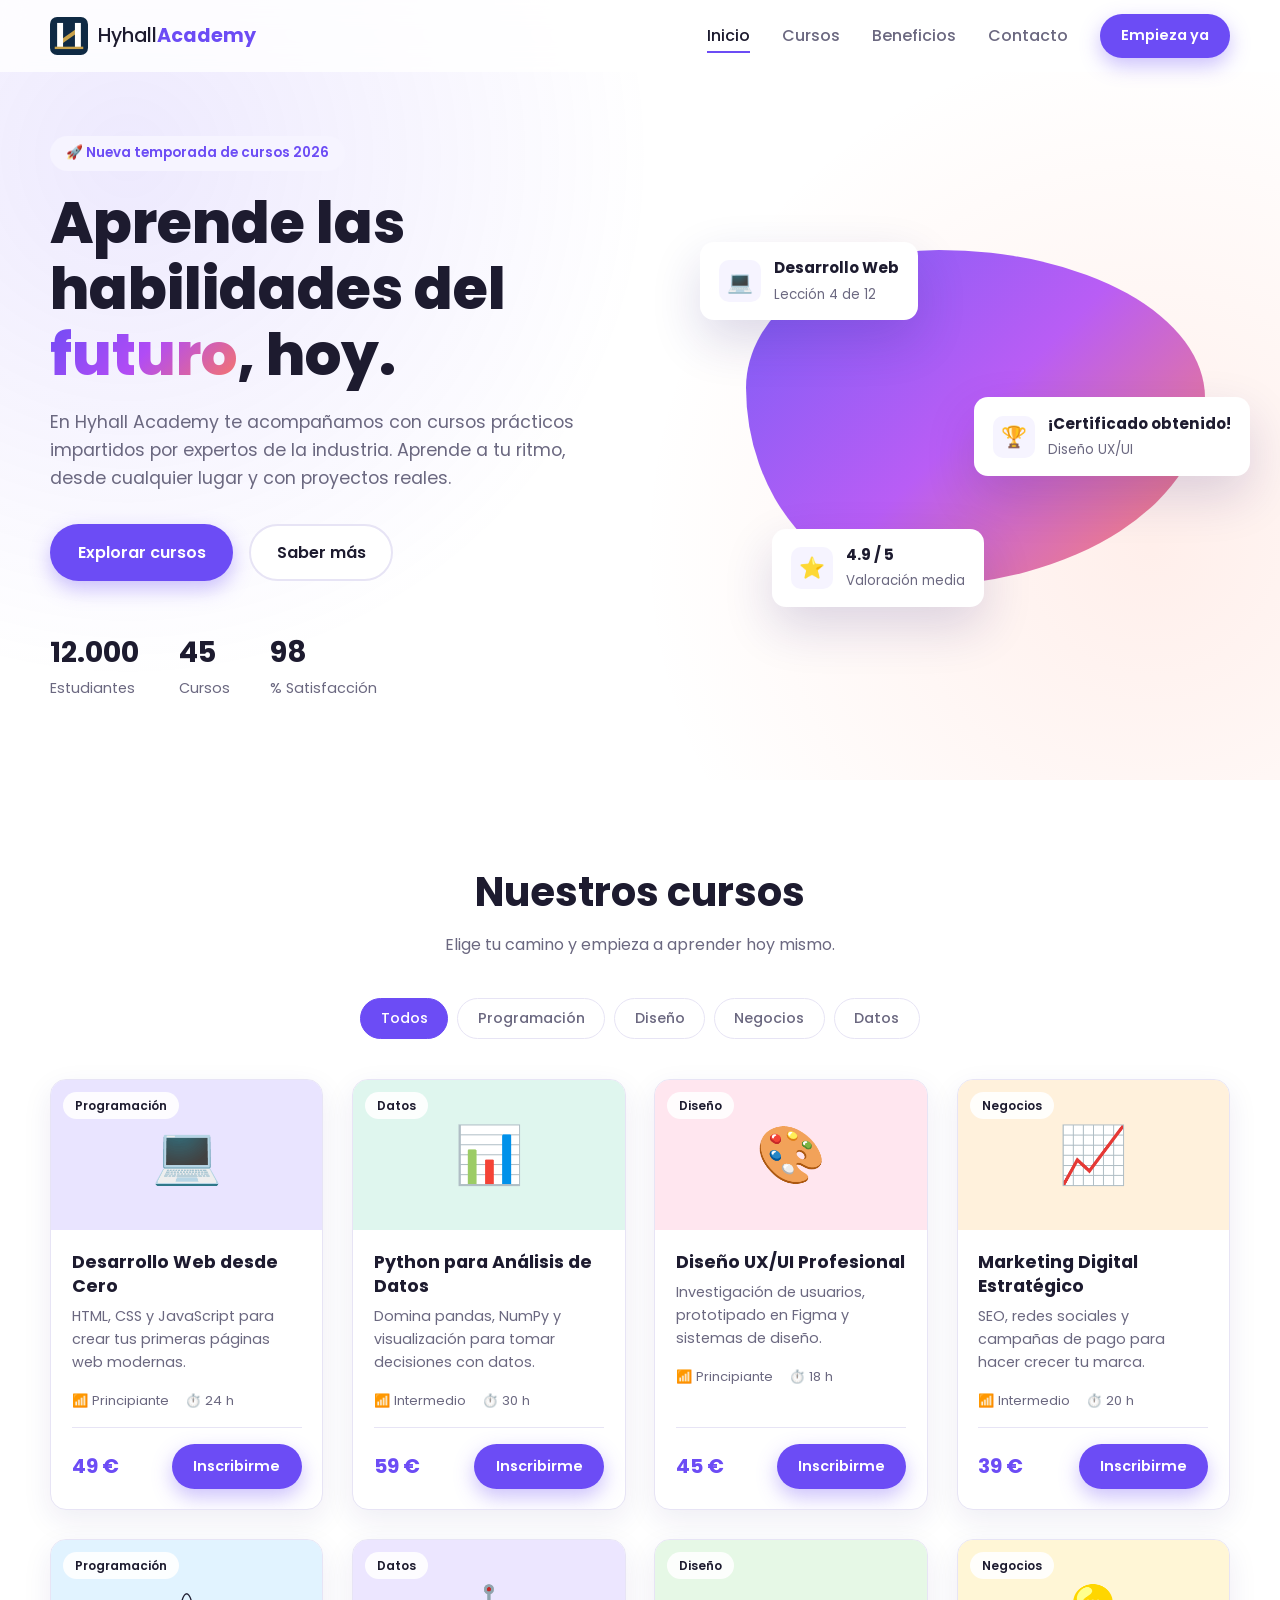
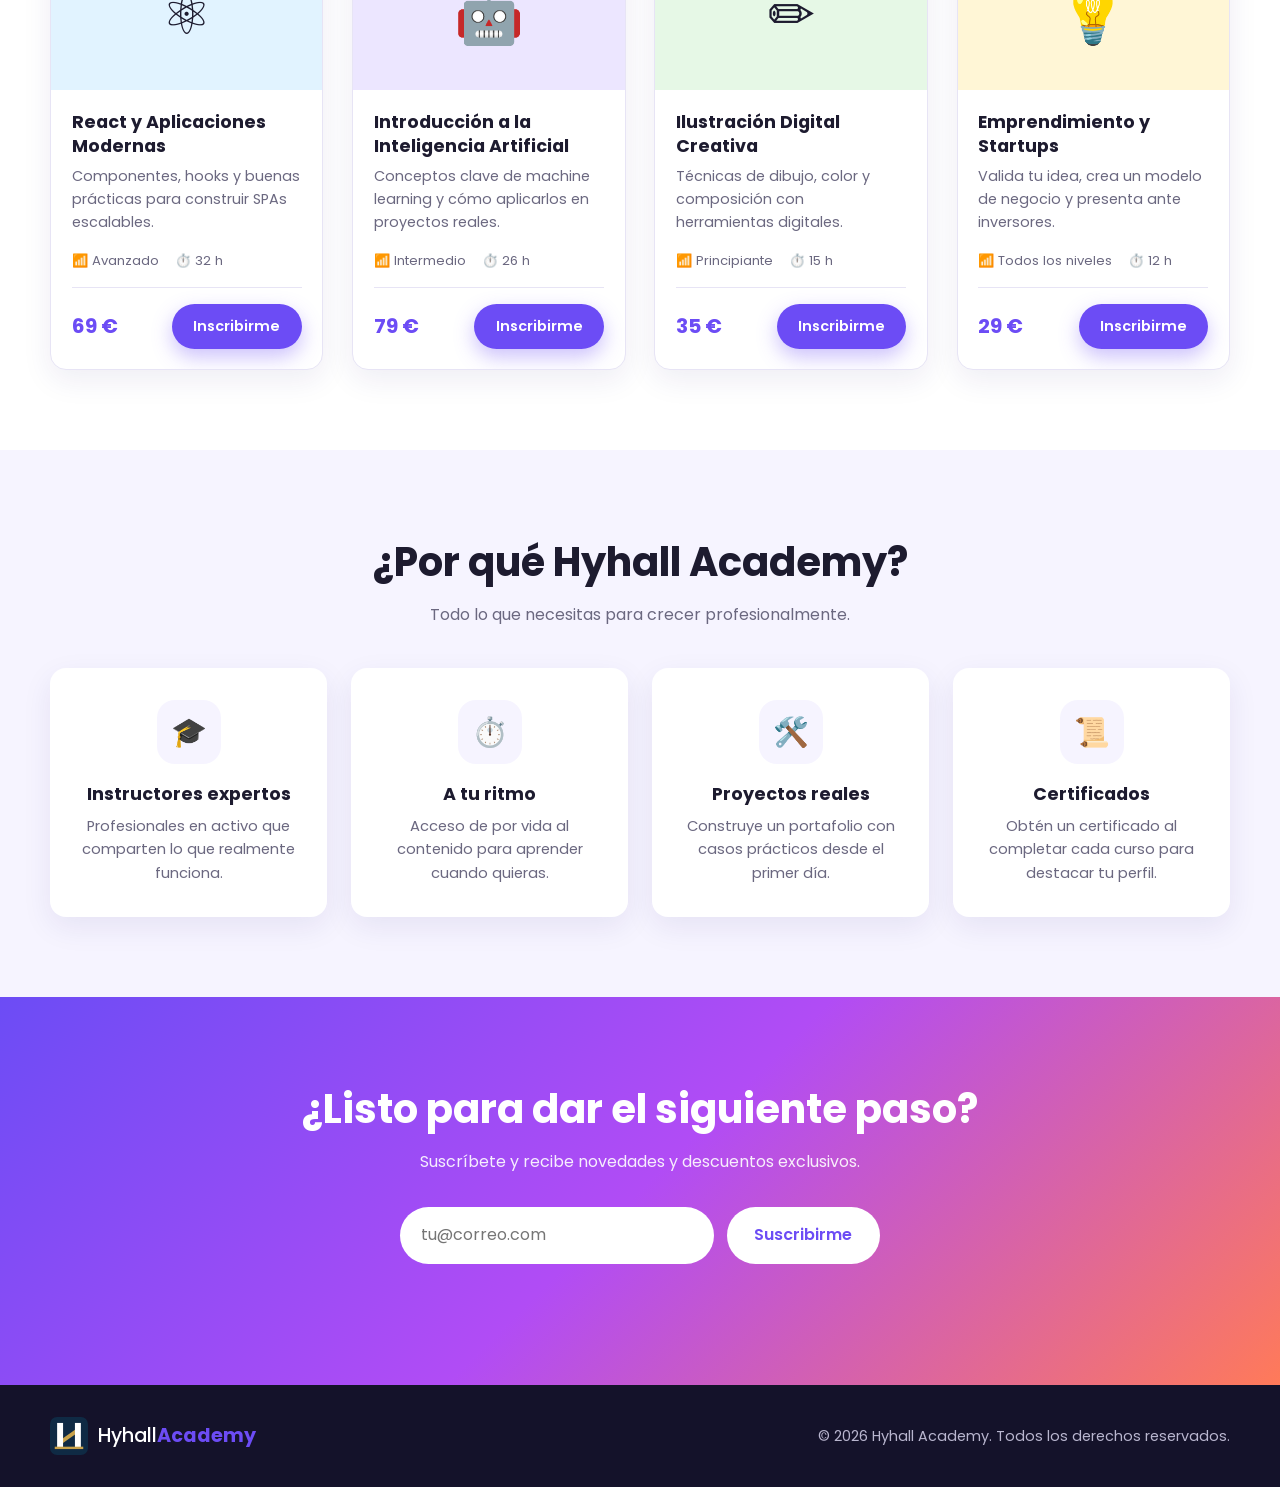
<file: index.html>
<!DOCTYPE html>
<html lang="es">
<head>
  <meta charset="UTF-8">
  <meta name="viewport" content="width=device-width, initial-scale=1.0">
  <meta name="description" content="Hyhall Academy: cursos online para aprender tecnología, diseño y negocios a tu ritmo.">
  <title>Hyhall Academy | Aprende sin límites</title>
  <link rel="icon" href="img/marca/favicon.svg" type="image/svg+xml">
  <link rel="icon" href="img/marca/favicon-32.png" type="image/png" sizes="32x32">
  <link rel="apple-touch-icon" href="img/marca/apple-touch-icon.png">
  <link rel="preconnect" href="https://fonts.googleapis.com">
  <link rel="preconnect" href="https://fonts.gstatic.com" crossorigin>
  <link href="https://fonts.googleapis.com/css2?family=Poppins:wght@400;500;600;700;800&display=swap" rel="stylesheet">
  <link rel="stylesheet" href="css/styles.css">
</head>
<body>
  <!-- Barra de navegación -->
  <header class="navbar" id="navbar">
    <nav class="container nav-inner" aria-label="Navegación principal">
      <a href="#inicio" class="logo">
        <img class="logo-mark" src="img/marca/favicon.svg" alt="" width="38" height="38">
        <span>Hyhall<strong>Academy</strong></span>
      </a>

      <button class="nav-toggle" id="navToggle" aria-label="Abrir menú" aria-expanded="false" aria-controls="navMenu">
        <span></span><span></span><span></span>
      </button>

      <ul class="nav-menu" id="navMenu">
        <li><a href="#inicio" class="nav-link">Inicio</a></li>
        <li><a href="#cursos" class="nav-link">Cursos</a></li>
        <li><a href="#beneficios" class="nav-link">Beneficios</a></li>
        <li><a href="#contacto" class="nav-link">Contacto</a></li>
        <li><a href="#cursos" class="btn btn-primary btn-sm">Empieza ya</a></li>
      </ul>
    </nav>
  </header>

  <main>
    <!-- Sección de presentación -->
    <section class="hero" id="inicio">
      <div class="container hero-inner">
        <div class="hero-text">
          <span class="badge">🚀 Nueva temporada de cursos 2026</span>
          <h1>Aprende las habilidades del <span class="gradient-text">futuro</span>, hoy.</h1>
          <p>En Hyhall Academy te acompañamos con cursos prácticos impartidos por expertos de la industria. Aprende a tu ritmo, desde cualquier lugar y con proyectos reales.</p>
          <div class="hero-actions">
            <a href="#cursos" class="btn btn-primary">Explorar cursos</a>
            <a href="#beneficios" class="btn btn-ghost">Saber más</a>
          </div>
          <ul class="hero-stats">
            <li><strong data-count="12000">0</strong><span>Estudiantes</span></li>
            <li><strong data-count="45">0</strong><span>Cursos</span></li>
            <li><strong data-count="98">0</strong><span>% Satisfacción</span></li>
          </ul>
        </div>
        <div class="hero-visual" aria-hidden="true">
          <div class="blob"></div>
          <div class="floating-card card-a">
            <span class="fc-icon">💻</span>
            <div><strong>Desarrollo Web</strong><small>Lección 4 de 12</small></div>
          </div>
          <div class="floating-card card-b">
            <span class="fc-icon">🏆</span>
            <div><strong>¡Certificado obtenido!</strong><small>Diseño UX/UI</small></div>
          </div>
          <div class="floating-card card-c">
            <span class="fc-icon">⭐</span>
            <div><strong>4.9 / 5</strong><small>Valoración media</small></div>
          </div>
        </div>
      </div>
    </section>

    <!-- Lista de cursos -->
    <section class="section" id="cursos">
      <div class="container">
        <div class="section-header">
          <h2>Nuestros cursos</h2>
          <p>Elige tu camino y empieza a aprender hoy mismo.</p>
        </div>

        <div class="filters" role="tablist" aria-label="Filtrar cursos por categoría">
          <button class="filter-btn active" data-filter="todos" role="tab" aria-selected="true">Todos</button>
          <button class="filter-btn" data-filter="programacion" role="tab" aria-selected="false">Programación</button>
          <button class="filter-btn" data-filter="diseno" role="tab" aria-selected="false">Diseño</button>
          <button class="filter-btn" data-filter="negocios" role="tab" aria-selected="false">Negocios</button>
          <button class="filter-btn" data-filter="datos" role="tab" aria-selected="false">Datos</button>
        </div>

        <!-- Las tarjetas se generan desde js/main.js -->
        <div class="courses-grid" id="coursesGrid"></div>
      </div>
    </section>

    <!-- Beneficios -->
    <section class="section section-alt" id="beneficios">
      <div class="container">
        <div class="section-header">
          <h2>¿Por qué Hyhall Academy?</h2>
          <p>Todo lo que necesitas para crecer profesionalmente.</p>
        </div>
        <div class="features-grid">
          <article class="feature reveal">
            <span class="feature-icon">🎓</span>
            <h3>Instructores expertos</h3>
            <p>Profesionales en activo que comparten lo que realmente funciona.</p>
          </article>
          <article class="feature reveal">
            <span class="feature-icon">⏱️</span>
            <h3>A tu ritmo</h3>
            <p>Acceso de por vida al contenido para aprender cuando quieras.</p>
          </article>
          <article class="feature reveal">
            <span class="feature-icon">🛠️</span>
            <h3>Proyectos reales</h3>
            <p>Construye un portafolio con casos prácticos desde el primer día.</p>
          </article>
          <article class="feature reveal">
            <span class="feature-icon">📜</span>
            <h3>Certificados</h3>
            <p>Obtén un certificado al completar cada curso para destacar tu perfil.</p>
          </article>
        </div>
      </div>
    </section>

    <!-- Llamada a la acción -->
    <section class="section cta" id="contacto">
      <div class="container cta-inner">
        <h2>¿Listo para dar el siguiente paso?</h2>
        <p>Suscríbete y recibe novedades y descuentos exclusivos.</p>
        <form class="cta-form" id="newsletterForm" novalidate>
          <label for="email" class="sr-only">Correo electrónico</label>
          <input type="email" id="email" name="email" placeholder="tu@correo.com" required>
          <button type="submit" class="btn btn-light">Suscribirme</button>
        </form>
        <p class="form-message" id="formMessage" role="status" aria-live="polite"></p>
      </div>
    </section>
  </main>

  <footer class="footer">
    <div class="container footer-inner">
      <a href="#inicio" class="logo">
        <img class="logo-mark" src="img/marca/favicon.svg" alt="" width="38" height="38">
        <span>Hyhall<strong>Academy</strong></span>
      </a>
      <p>&copy; <span id="year"></span> Hyhall Academy. Todos los derechos reservados.</p>
    </div>
  </footer>

  <script src="js/main.js"></script>
</body>
</html>
</file>
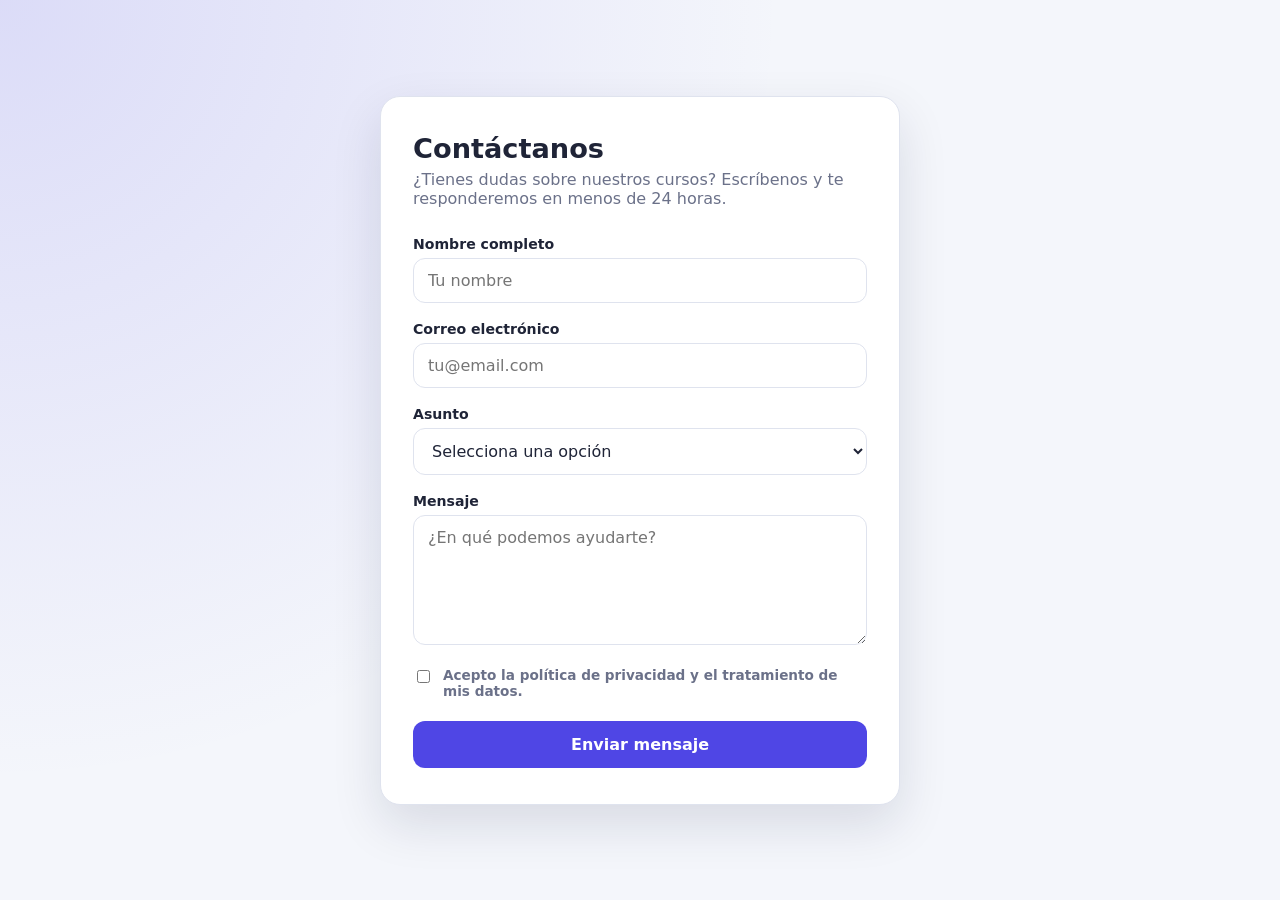
<file: contacto.html>
<!DOCTYPE html>
<html lang="es">
<head>
  <meta charset="UTF-8">
  <meta name="viewport" content="width=device-width, initial-scale=1">
  <title>Contacto | Hyhall Academy</title>
  <link rel="icon" href="img/marca/favicon.svg" type="image/svg+xml">
  <link rel="icon" href="img/marca/favicon-32.png" type="image/png" sizes="32x32">
  <link rel="apple-touch-icon" href="img/marca/apple-touch-icon.png">
  <style>
    :root {
      --bg: #f4f6fb;
      --card: #ffffff;
      --text: #1f2437;
      --muted: #6b7189;
      --border: #dfe3ee;
      --primary: #4f46e5;
      --primary-dark: #4338ca;
      --error: #dc2626;
      --success: #16a34a;
    }
    @media (prefers-color-scheme: dark) {
      :root {
        --bg: #0f1220;
        --card: #181c30;
        --text: #eef0fa;
        --muted: #9aa1bd;
        --border: #2b3150;
      }
    }
    * { box-sizing: border-box; }
    body {
      margin: 0;
      min-height: 100vh;
      display: grid;
      place-items: center;
      padding: 24px 16px;
      font-family: system-ui, -apple-system, "Segoe UI", Roboto, sans-serif;
      color: var(--text);
      background: radial-gradient(circle at top left, rgba(79,70,229,.15), transparent 50%), var(--bg);
    }
    .card {
      width: 100%;
      max-width: 520px;
      background: var(--card);
      border: 1px solid var(--border);
      border-radius: 20px;
      padding: 36px 32px;
      box-shadow: 0 20px 50px rgba(20, 24, 60, .12);
    }
    h1 { margin: 0 0 6px; font-size: 1.7rem; }
    .lead { margin: 0 0 28px; color: var(--muted); }
    .field { position: relative; margin-bottom: 18px; }
    label { display: block; margin-bottom: 6px; font-size: .88rem; font-weight: 600; }
    input, select, textarea {
      width: 100%;
      padding: 12px 14px;
      font: inherit;
      color: var(--text);
      background: transparent;
      border: 1.5px solid var(--border);
      border-radius: 12px;
      transition: border-color .2s, box-shadow .2s;
    }
    textarea { min-height: 130px; resize: vertical; }
    input:focus, select:focus, textarea:focus {
      outline: none;
      border-color: var(--primary);
      box-shadow: 0 0 0 4px rgba(79,70,229,.18);
    }
    .field.invalid input, .field.invalid select, .field.invalid textarea { border-color: var(--error); }
    .error { display: none; margin-top: 4px; font-size: .8rem; color: var(--error); }
    .field.invalid .error { display: block; }
    .check { display: flex; gap: 10px; align-items: flex-start; font-size: .85rem; color: var(--muted); margin-bottom: 22px; }
    .check input { width: auto; margin-top: 3px; accent-color: var(--primary); }
    button {
      width: 100%;
      padding: 14px;
      font: inherit;
      font-weight: 600;
      color: #fff;
      background: var(--primary);
      border: 0;
      border-radius: 12px;
      cursor: pointer;
      transition: background .2s, transform .1s;
    }
    button:hover { background: var(--primary-dark); }
    button:active { transform: scale(.98); }
    .status { display: none; margin-top: 16px; padding: 12px 14px; border-radius: 12px; font-size: .9rem; color: var(--success); background: rgba(22,163,74,.12); }
    .status.show { display: block; }
  </style>
</head>
<body>
  <main class="card">
    <h1>Contáctanos</h1>
    <p class="lead">¿Tienes dudas sobre nuestros cursos? Escríbenos y te responderemos en menos de 24 horas.</p>

    <form id="contact-form" novalidate>
      <div class="field">
        <label for="nombre">Nombre completo</label>
        <input type="text" id="nombre" name="nombre" placeholder="Tu nombre" autocomplete="name" required>
        <span class="error">Por favor, escribe tu nombre.</span>
      </div>

      <div class="field">
        <label for="email">Correo electrónico</label>
        <input type="email" id="email" name="email" placeholder="tu@email.com" autocomplete="email" required>
        <span class="error">Introduce un correo válido.</span>
      </div>

      <div class="field">
        <label for="asunto">Asunto</label>
        <select id="asunto" name="asunto" required>
          <option value="">Selecciona una opción</option>
          <option>Información sobre cursos</option>
          <option>Matrícula y precios</option>
          <option>Soporte técnico</option>
          <option>Otro</option>
        </select>
        <span class="error">Elige un asunto.</span>
      </div>

      <div class="field">
        <label for="mensaje">Mensaje</label>
        <textarea id="mensaje" name="mensaje" placeholder="¿En qué podemos ayudarte?" minlength="10" required></textarea>
        <span class="error">El mensaje debe tener al menos 10 caracteres.</span>
      </div>

      <label class="check">
        <input type="checkbox" id="privacidad" required>
        <span>Acepto la política de privacidad y el tratamiento de mis datos.</span>
      </label>

      <button type="submit">Enviar mensaje</button>
      <div class="status" id="status" role="status">¡Gracias! Hemos recibido tu mensaje.</div>
    </form>
  </main>

  <script>
    const form = document.getElementById('contact-form');
    const status = document.getElementById('status');

    form.addEventListener('submit', (e) => {
      e.preventDefault();
      let valid = true;
      form.querySelectorAll('.field').forEach((field) => {
        const input = field.querySelector('input, select, textarea');
        const ok = input.checkValidity();
        field.classList.toggle('invalid', !ok);
        if (!ok) valid = false;
      });
      if (!document.getElementById('privacidad').checked) valid = false;
      if (!valid) { status.classList.remove('show'); return; }

      // TODO: conectar con el backend / servicio de formularios.
      status.classList.add('show');
      form.reset();
    });
  </script>
</body>
</html>
</file>
<file: css/styles.css>
/* ==========================================================
   Hyhall Academy - Estilos principales
   ========================================================== */

:root {
  --primary: #6c4cf5;
  --primary-dark: #5235d6;
  --accent: #ff7a59;
  --text: #1d1b2f;
  --muted: #6b6880;
  --bg: #ffffff;
  --bg-alt: #f6f4ff;
  --border: #e7e4f5;
  --radius: 16px;
  --shadow: 0 10px 30px rgba(40, 24, 120, 0.08);
  --shadow-lg: 0 20px 50px rgba(40, 24, 120, 0.16);
  --gradient: linear-gradient(135deg, #6c4cf5 0%, #b14cf5 50%, #ff7a59 100%);
  --nav-height: 72px;
}

*,
*::before,
*::after {
  box-sizing: border-box;
  margin: 0;
  padding: 0;
}

html {
  scroll-behavior: smooth;
  scroll-padding-top: var(--nav-height);
}

body {
  font-family: "Poppins", system-ui, -apple-system, "Segoe UI", sans-serif;
  color: var(--text);
  background: var(--bg);
  line-height: 1.6;
  -webkit-font-smoothing: antialiased;
}

img { max-width: 100%; display: block; }
a { color: inherit; text-decoration: none; }
ul { list-style: none; }

.container {
  width: min(1180px, 100% - 2rem);
  margin-inline: auto;
}

.sr-only {
  position: absolute;
  width: 1px; height: 1px;
  overflow: hidden;
  clip: rect(0 0 0 0);
  white-space: nowrap;
}

/* ---------- Botones ---------- */
.btn {
  display: inline-flex;
  align-items: center;
  justify-content: center;
  gap: .5rem;
  padding: .85rem 1.6rem;
  border-radius: 999px;
  border: 2px solid transparent;
  font: inherit;
  font-weight: 600;
  cursor: pointer;
  transition: transform .2s ease, box-shadow .2s ease, background .2s ease, color .2s ease;
}
.btn:hover { transform: translateY(-2px); }
.btn-sm { padding: .55rem 1.2rem; font-size: .9rem; }
.btn-primary {
  background: var(--primary);
  color: #fff;
  box-shadow: 0 8px 20px rgba(108, 76, 245, .35);
}
.btn-primary:hover { background: var(--primary-dark); }
.btn-ghost {
  border-color: var(--border);
  color: var(--text);
  background: #fff;
}
.btn-ghost:hover { border-color: var(--primary); color: var(--primary); }
.btn-light { background: #fff; color: var(--primary); }

/* ---------- Navbar ---------- */
.navbar {
  position: fixed;
  inset: 0 0 auto 0;
  height: var(--nav-height);
  z-index: 100;
  background: rgba(255, 255, 255, .8);
  backdrop-filter: blur(12px);
  -webkit-backdrop-filter: blur(12px);
  transition: box-shadow .3s ease;
}
.navbar.scrolled { box-shadow: 0 4px 20px rgba(0, 0, 0, .06); }

.nav-inner {
  height: 100%;
  display: flex;
  align-items: center;
  justify-content: space-between;
}

.logo {
  display: flex;
  align-items: center;
  gap: .6rem;
  font-size: 1.2rem;
  font-weight: 500;
}
.logo strong { color: var(--primary); font-weight: 700; }
.logo-mark {
  display: block;
  width: 38px; height: 38px;
}

.nav-menu {
  display: flex;
  align-items: center;
  gap: 2rem;
}
.nav-link {
  position: relative;
  font-weight: 500;
  color: var(--muted);
  transition: color .2s ease;
}
.nav-link::after {
  content: "";
  position: absolute;
  left: 0; bottom: -6px;
  width: 0; height: 2px;
  background: var(--primary);
  transition: width .25s ease;
}
.nav-link:hover,
.nav-link.active { color: var(--text); }
.nav-link:hover::after,
.nav-link.active::after { width: 100%; }

.nav-toggle {
  display: none;
  flex-direction: column;
  gap: 5px;
  background: none;
  border: none;
  cursor: pointer;
  padding: .5rem;
}
.nav-toggle span {
  width: 24px; height: 2px;
  background: var(--text);
  border-radius: 2px;
  transition: transform .3s ease, opacity .3s ease;
}
.nav-toggle.open span:nth-child(1) { transform: translateY(7px) rotate(45deg); }
.nav-toggle.open span:nth-child(2) { opacity: 0; }
.nav-toggle.open span:nth-child(3) { transform: translateY(-7px) rotate(-45deg); }

/* ---------- Hero ---------- */
.hero {
  padding: calc(var(--nav-height) + 4rem) 0 5rem;
  background:
    radial-gradient(circle at 10% 20%, rgba(108, 76, 245, .12), transparent 40%),
    radial-gradient(circle at 90% 70%, rgba(255, 122, 89, .12), transparent 40%);
  overflow: hidden;
}
.hero-inner {
  display: grid;
  grid-template-columns: 1.1fr .9fr;
  align-items: center;
  gap: 3rem;
}
.badge {
  display: inline-block;
  padding: .4rem 1rem;
  border-radius: 999px;
  background: var(--bg-alt);
  color: var(--primary);
  font-size: .85rem;
  font-weight: 600;
  margin-bottom: 1.2rem;
}
.hero h1 {
  font-size: clamp(2.2rem, 5vw, 3.6rem);
  line-height: 1.15;
  font-weight: 800;
  margin-bottom: 1.2rem;
}
.gradient-text {
  background: var(--gradient);
  -webkit-background-clip: text;
  background-clip: text;
  color: transparent;
}
.hero-text > p {
  color: var(--muted);
  font-size: 1.1rem;
  max-width: 540px;
  margin-bottom: 2rem;
}
.hero-actions { display: flex; flex-wrap: wrap; gap: 1rem; }

.hero-stats {
  display: flex;
  gap: 2.5rem;
  margin-top: 3rem;
}
.hero-stats strong {
  display: block;
  font-size: 1.8rem;
  font-weight: 700;
}
.hero-stats span { color: var(--muted); font-size: .9rem; }

.hero-visual {
  position: relative;
  min-height: 420px;
}
.blob {
  position: absolute;
  inset: 10% 5%;
  background: var(--gradient);
  border-radius: 42% 58% 63% 37% / 41% 44% 56% 59%;
  animation: morph 10s ease-in-out infinite;
  opacity: .9;
}
.floating-card {
  position: absolute;
  display: flex;
  align-items: center;
  gap: .8rem;
  padding: .9rem 1.2rem;
  background: #fff;
  border-radius: 14px;
  box-shadow: var(--shadow-lg);
  animation: float 6s ease-in-out infinite;
}
.floating-card strong { display: block; font-size: .95rem; }
.floating-card small { color: var(--muted); }
.fc-icon {
  display: grid;
  place-items: center;
  width: 42px; height: 42px;
  border-radius: 10px;
  background: var(--bg-alt);
  font-size: 1.3rem;
}
.card-a { top: 8%; left: -4%; }
.card-b { top: 45%; right: -4%; animation-delay: -2s; }
.card-c { bottom: 5%; left: 10%; animation-delay: -4s; }

@keyframes float {
  0%, 100% { transform: translateY(0); }
  50% { transform: translateY(-14px); }
}
@keyframes morph {
  0%, 100% { border-radius: 42% 58% 63% 37% / 41% 44% 56% 59%; }
  50% { border-radius: 58% 42% 37% 63% / 56% 59% 41% 44%; }
}

/* ---------- Secciones ---------- */
.section { padding: 5rem 0; }
.section-alt { background: var(--bg-alt); }
.section-header {
  text-align: center;
  max-width: 620px;
  margin: 0 auto 2.5rem;
}
.section-header h2 {
  font-size: clamp(1.8rem, 3.5vw, 2.5rem);
  font-weight: 700;
  margin-bottom: .5rem;
}
.section-header p { color: var(--muted); }

/* ---------- Filtros ---------- */
.filters {
  display: flex;
  flex-wrap: wrap;
  justify-content: center;
  gap: .6rem;
  margin-bottom: 2.5rem;
}
.filter-btn {
  padding: .5rem 1.2rem;
  border-radius: 999px;
  border: 1px solid var(--border);
  background: #fff;
  font: inherit;
  font-size: .9rem;
  font-weight: 500;
  color: var(--muted);
  cursor: pointer;
  transition: all .2s ease;
}
.filter-btn:hover { border-color: var(--primary); color: var(--primary); }
.filter-btn.active {
  background: var(--primary);
  border-color: var(--primary);
  color: #fff;
}

/* ---------- Cursos ---------- */
.courses-grid {
  display: grid;
  grid-template-columns: repeat(auto-fill, minmax(270px, 1fr));
  gap: 1.8rem;
}
.course-card {
  display: flex;
  flex-direction: column;
  background: #fff;
  border: 1px solid var(--border);
  border-radius: var(--radius);
  overflow: hidden;
  box-shadow: var(--shadow);
  transition: transform .3s ease, box-shadow .3s ease;
}
.course-card:hover {
  transform: translateY(-6px);
  box-shadow: var(--shadow-lg);
}
.course-cover {
  position: relative;
  height: 150px;
  display: grid;
  place-items: center;
  font-size: 3.5rem;
}
.course-tag {
  position: absolute;
  top: 12px; left: 12px;
  padding: .25rem .75rem;
  border-radius: 999px;
  background: rgba(255, 255, 255, .9);
  font-size: .75rem;
  font-weight: 600;
}
.course-body {
  flex: 1;
  display: flex;
  flex-direction: column;
  padding: 1.3rem;
}
.course-body h3 {
  font-size: 1.1rem;
  line-height: 1.35;
  margin-bottom: .4rem;
}
.course-body p {
  color: var(--muted);
  font-size: .9rem;
  margin-bottom: 1rem;
}
.course-meta {
  display: flex;
  gap: 1rem;
  font-size: .82rem;
  color: var(--muted);
  margin-bottom: 1rem;
}
.course-footer {
  margin-top: auto;
  display: flex;
  align-items: center;
  justify-content: space-between;
  padding-top: 1rem;
  border-top: 1px solid var(--border);
}
.course-price {
  font-size: 1.25rem;
  font-weight: 700;
  color: var(--primary);
}
.course-card.hidden { display: none; }

/* ---------- Beneficios ---------- */
.features-grid {
  display: grid;
  grid-template-columns: repeat(4, 1fr);
  gap: 1.5rem;
}
.feature {
  background: #fff;
  padding: 2rem 1.5rem;
  border-radius: var(--radius);
  box-shadow: var(--shadow);
  text-align: center;
}
.feature-icon {
  display: inline-grid;
  place-items: center;
  width: 64px; height: 64px;
  border-radius: 18px;
  background: var(--bg-alt);
  font-size: 1.8rem;
  margin-bottom: 1rem;
}
.feature h3 { font-size: 1.1rem; margin-bottom: .4rem; }
.feature p { color: var(--muted); font-size: .92rem; }

/* ---------- CTA ---------- */
.cta {
  background: var(--gradient);
  color: #fff;
  text-align: center;
}
.cta h2 {
  font-size: clamp(1.8rem, 3.5vw, 2.5rem);
  margin-bottom: .5rem;
}
.cta p { opacity: .9; }
.cta-form {
  display: flex;
  gap: .8rem;
  max-width: 480px;
  margin: 2rem auto 0;
}
.cta-form input {
  flex: 1;
  min-width: 0;
  padding: .85rem 1.3rem;
  border-radius: 999px;
  border: none;
  font: inherit;
  outline: none;
}
.cta-form input:focus { box-shadow: 0 0 0 3px rgba(255, 255, 255, .5); }
.form-message { margin-top: 1rem; min-height: 1.6em; font-weight: 500; }

/* ---------- Footer ---------- */
.footer {
  padding: 2rem 0;
  background: #14122a;
  color: #b9b6cf;
}
.footer-inner {
  display: flex;
  align-items: center;
  justify-content: space-between;
  gap: 1rem;
  flex-wrap: wrap;
  font-size: .9rem;
}
.footer .logo { color: #fff; }

/* ---------- Animación de aparición ---------- */
.reveal {
  opacity: 0;
  transform: translateY(24px);
  transition: opacity .6s ease, transform .6s ease;
}
.reveal.visible {
  opacity: 1;
  transform: none;
}

@media (prefers-reduced-motion: reduce) {
  *, *::before, *::after {
    animation: none !important;
    transition: none !important;
  }
  html { scroll-behavior: auto; }
  .reveal { opacity: 1; transform: none; }
}

/* ==========================================================
   Responsive
   ========================================================== */
@media (max-width: 992px) {
  .hero-inner { grid-template-columns: 1fr; text-align: center; }
  .hero-text > p { margin-inline: auto; }
  .hero-actions, .hero-stats { justify-content: center; }
  .hero-visual { min-height: 360px; max-width: 480px; width: 100%; margin: 0 auto; }
  .features-grid { grid-template-columns: repeat(2, 1fr); }
}

@media (max-width: 768px) {
  .nav-toggle { display: flex; }
  .nav-menu {
    position: fixed;
    top: var(--nav-height);
    left: 0; right: 0;
    flex-direction: column;
    gap: 1.2rem;
    padding: 2rem 1rem;
    background: #fff;
    box-shadow: 0 12px 24px rgba(0, 0, 0, .08);
    transform: translateY(-120%);
    opacity: 0;
    visibility: hidden;
    transition: transform .3s ease, opacity .3s ease, visibility .3s;
  }
  .nav-menu.open {
    transform: translateY(0);
    opacity: 1;
    visibility: visible;
  }
  .hero { padding-top: calc(var(--nav-height) + 2.5rem); }
  .hero-stats { gap: 1.5rem; }
  .section { padding: 3.5rem 0; }
}

@media (max-width: 540px) {
  .features-grid { grid-template-columns: 1fr; }
  .cta-form { flex-direction: column; }
  .hero-visual { min-height: 300px; }
  .floating-card { padding: .7rem .9rem; }
  .card-a { left: 0; }
  .card-b { right: 0; }
  .footer-inner { flex-direction: column; text-align: center; }
}
</file>
